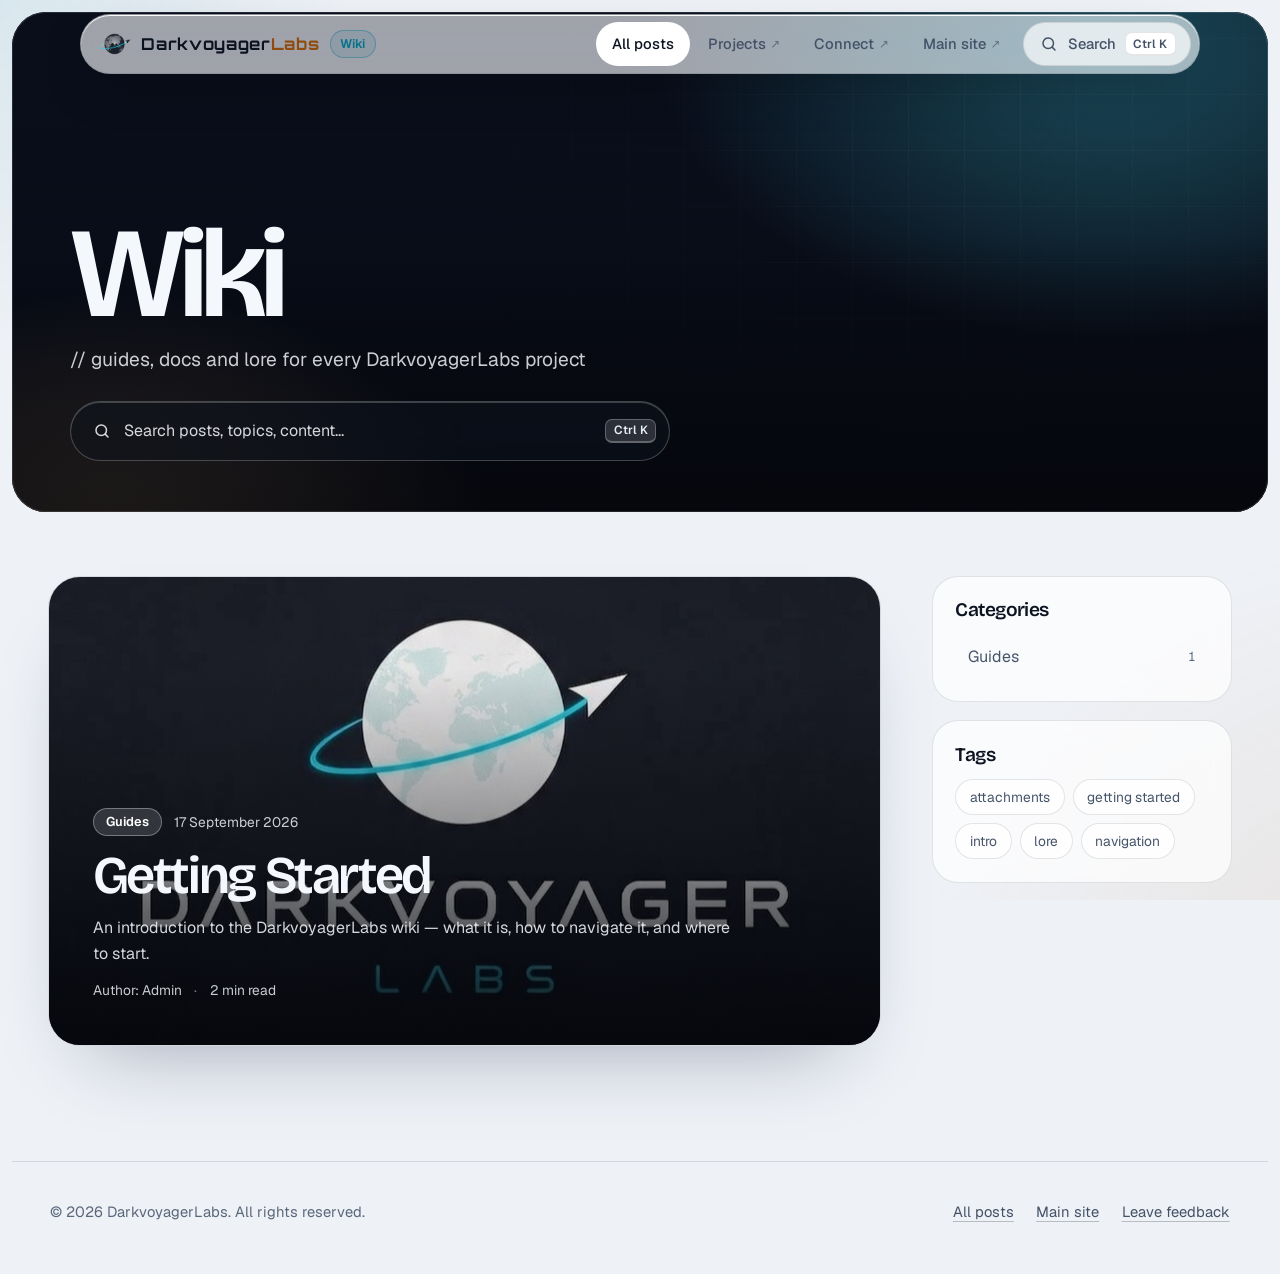
<file: index.html>
<!DOCTYPE html>
<html lang="en">
<head>
<meta charset="UTF-8">
<meta name="viewport" content="width=device-width, initial-scale=1">
<title>Wiki — DarkvoyagerLabs</title>
<meta name="description" content="Guides, docs and lore for every DarkvoyagerLabs project.">
<link rel="canonical" href="https://wiki.darkvoyagerlabs.netlify.app/">
<meta name="color-scheme" content="dark light">
<meta name="theme-color" content="#05070d" media="(prefers-color-scheme: dark)">
<meta name="theme-color" content="#eef1f6" media="(prefers-color-scheme: light)">

<meta property="og:type" content="website">
<meta property="og:site_name" content="DarkvoyagerLabs Wiki">
<meta property="og:title" content="Wiki — DarkvoyagerLabs">
<meta property="og:description" content="Guides, docs and lore for every DarkvoyagerLabs project.">
<meta property="og:image" content="https://wiki.darkvoyagerlabs.netlify.app/assets/img/banner.png">
<meta property="og:url" content="https://wiki.darkvoyagerlabs.netlify.app/">
<meta name="twitter:card" content="summary_large_image">

<link rel="icon" type="image/png" href="/assets/img/logo.png">
<link rel="apple-touch-icon" href="/assets/img/logo.png">
<link rel="manifest" href="/site.webmanifest">
<link rel="preload" href="/assets/fonts/bricolage.woff2" as="font" type="font/woff2" crossorigin>
<link rel="preload" href="/assets/fonts/geist.woff2" as="font" type="font/woff2" crossorigin>
<script>(function(d){d.classList.add('js');setTimeout(function(){if(!window.__wikiOk)d.classList.add('reveal-all')},4000)})(document.documentElement)</script>
<link rel="stylesheet" href="/assets/css/tokens.css">
<link rel="stylesheet" href="/assets/css/base.css">
<link rel="stylesheet" href="/assets/css/layout.css">
<link rel="stylesheet" href="/assets/css/components.css">
<link rel="stylesheet" href="/assets/css/article.css">
</head>
<body data-page="home">

<a class="skip-link" href="#main">Skip to content</a>

<header class="site-header">
  <nav class="site-nav" aria-label="Primary">
    <a class="brand" href="/" aria-label="DarkvoyagerLabs Wiki home">
      <picture><source media="(prefers-color-scheme: light)" srcset="/assets/img/logo_light.png"><img src="/assets/img/logo.png" alt="" width="32" height="32"></picture>
      <span class="brand-name">Darkvoyager<span class="accent">Labs</span></span><span class="brand-tag">Wiki</span>
    </a>
    <div class="nav-end">
      <ul class="nav-list">
        <li><a href="/" aria-current="page">All posts</a></li>
        <li><a class="ext" href="https://darkvoyagerlabs.netlify.app/projects.html">Projects</a></li>
        <li><a class="ext" href="https://darkvoyagerlabs.netlify.app/connect.html">Connect</a></li>
        <li><a class="ext" href="https://darkvoyagerlabs.netlify.app/">Main site</a></li>
      </ul>
      <button type="button" class="search-btn" data-search-open aria-label="Search the wiki" aria-haspopup="dialog" aria-keyshortcuts="Control+K Meta+K">
        <svg width="18" height="18" viewBox="0 0 24 24" fill="none" stroke="currentColor" stroke-width="2" stroke-linecap="round" aria-hidden="true"><circle cx="11" cy="11" r="7"/><path d="m20 20-3.5-3.5"/></svg><span class="search-label">Search</span><kbd data-kbd>Ctrl K</kbd>
      </button>
      <button type="button" class="menu-btn" aria-label="Open menu" aria-expanded="false" aria-controls="mobile-nav">
        <svg width="20" height="20" viewBox="0 0 24 24" fill="none" stroke="currentColor" stroke-width="2" stroke-linecap="round" aria-hidden="true"><path d="M4 7h16M4 12h16M4 17h16"/></svg>
      </button>
    </div>
  </nav>
  <div class="mobile-panel" id="mobile-nav">
    <ul>
      <li><a href="/" aria-current="page">All posts</a></li>
      <li><a href="https://darkvoyagerlabs.netlify.app/projects.html">Projects</a></li>
      <li><a href="https://darkvoyagerlabs.netlify.app/connect.html">Connect</a></li>
      <li><a href="https://darkvoyagerlabs.netlify.app/">Main site</a></li>
    </ul>
  </div>
</header>

<main id="main">

  <section class="stage" aria-labelledby="page-title">
    <div class="stage__bg" aria-hidden="true"></div>
    <div class="stage__inner">
      <h1 id="page-title">Wiki</h1>
      <p class="stage__tagline">// guides, docs and lore for every DarkvoyagerLabs project</p>
      <button type="button" class="search-field" data-search-open aria-haspopup="dialog" aria-keyshortcuts="Control+K Meta+K">
        <svg width="18" height="18" viewBox="0 0 24 24" fill="none" stroke="currentColor" stroke-width="2" stroke-linecap="round" aria-hidden="true"><circle cx="11" cy="11" r="7"/><path d="m20 20-3.5-3.5"/></svg><span>Search posts, topics, content...</span><kbd data-kbd>Ctrl K</kbd>
      </button>
    </div>
  </section>

  <div class="container home">
    <div class="home__main">

      <section id="featured-wrap" aria-labelledby="featured-h">
        <h2 class="visually-hidden" id="featured-h">Featured post</h2>
        <div id="featured">
          <noscript><p><a href="/posts/getting-started/">Getting Started</a></p></noscript>
        </div>
      </section>

      <section id="latest" aria-labelledby="latest-title" hidden>
        <div class="section-head">
          <h2 id="latest-title">Latest posts</h2>
          <div id="filters" class="chip-row" role="group" aria-label="Filter by category"></div>
        </div>
        <ul id="post-grid" class="post-grid"></ul>
      </section>

    </div>

    <aside class="home__aside" aria-label="Browse the wiki">
      <section class="panel" aria-labelledby="cats-h"><h2 id="cats-h">Categories</h2><ul class="cat-list" id="cat-list"></ul></section>
      <section class="panel" aria-labelledby="tags-h"><h2 id="tags-h">Tags</h2><ul class="tag-list" id="tag-list"></ul></section>
    </aside>
  </div>

  <p class="visually-hidden" id="result-status" role="status" aria-live="polite"></p>
</main>

<footer class="site-footer">
  <div class="row">
    <p>&copy; <span id="year">2026</span> DarkvoyagerLabs. All rights reserved.</p>
    <ul class="footer-links">
      <li><a href="/">All posts</a></li>
      <li><a href="https://darkvoyagerlabs.netlify.app/">Main site</a></li>
      <li><a href="https://darkvoyagerlabs.netlify.app/feedback.html">Leave feedback</a></li>
    </ul>
  </div>
</footer>

<script type="module" src="/assets/js/main.js"></script>
</body>
</html>
</file>
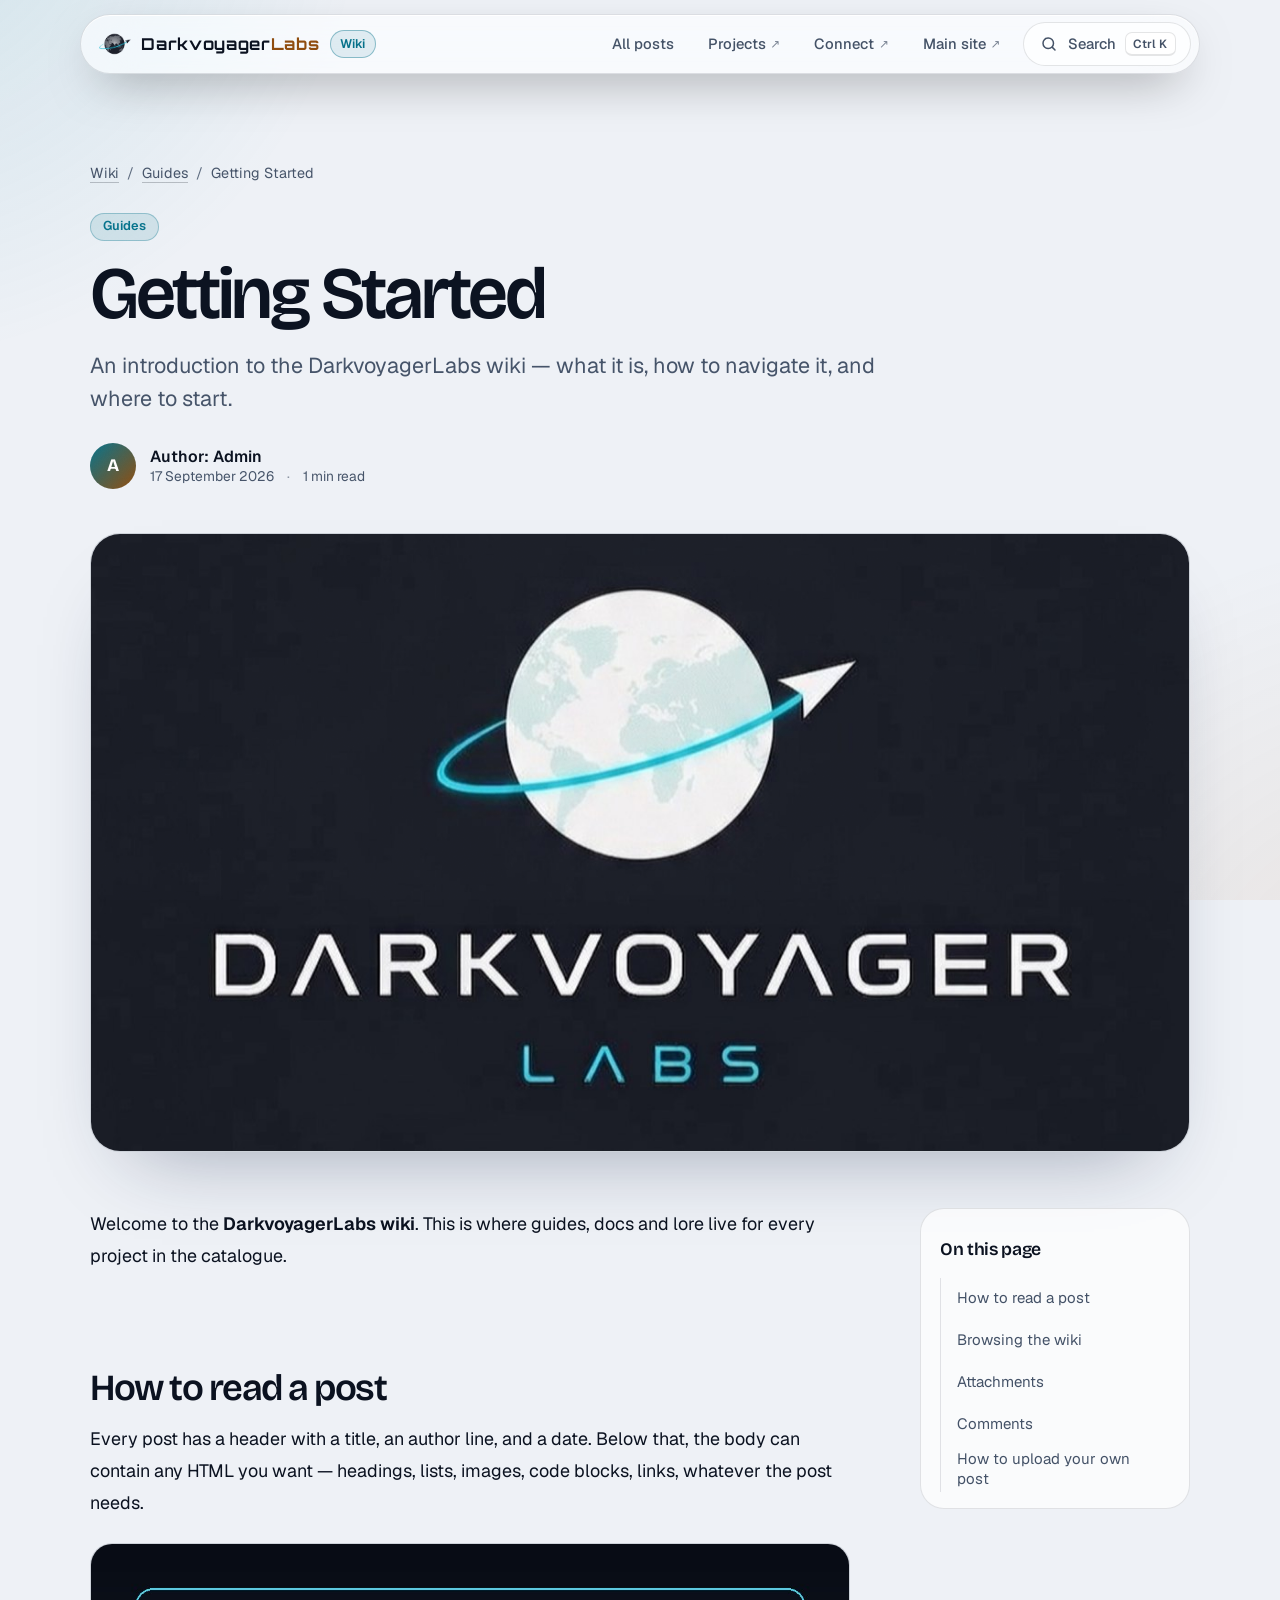
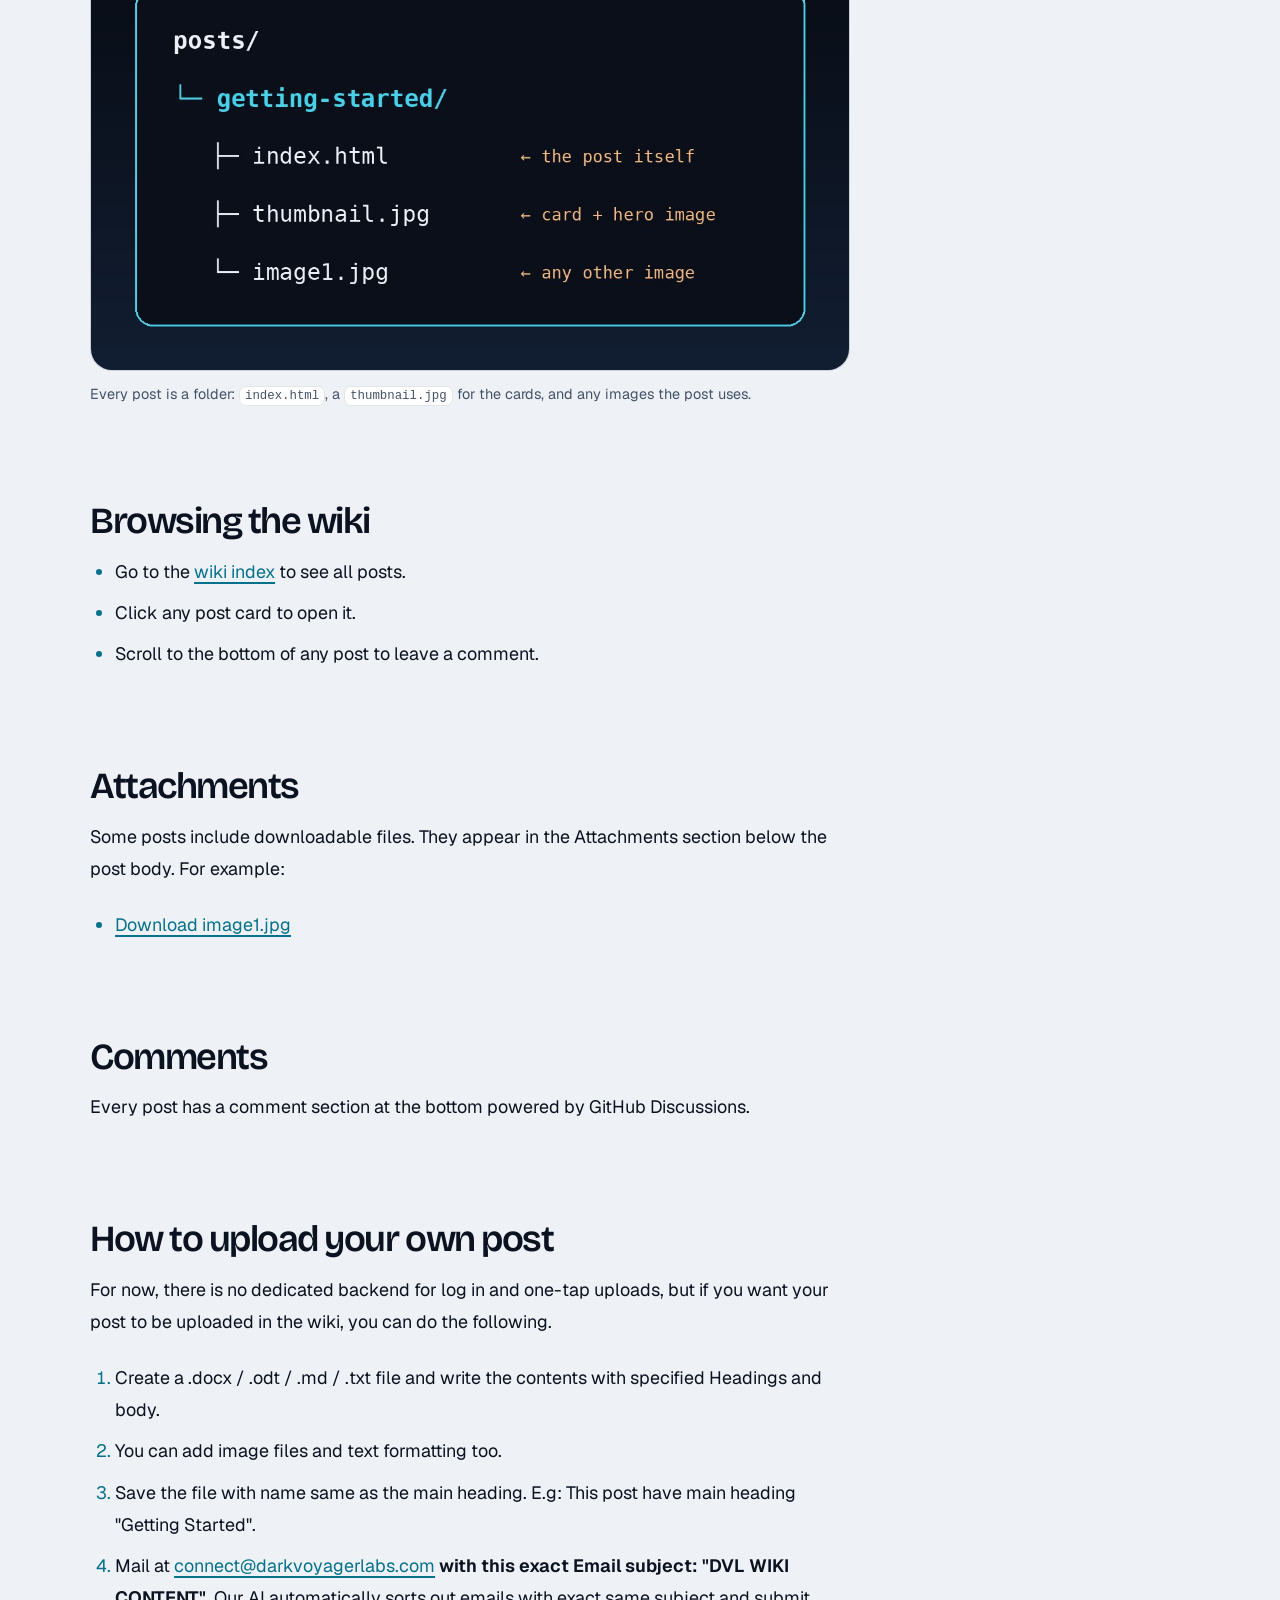
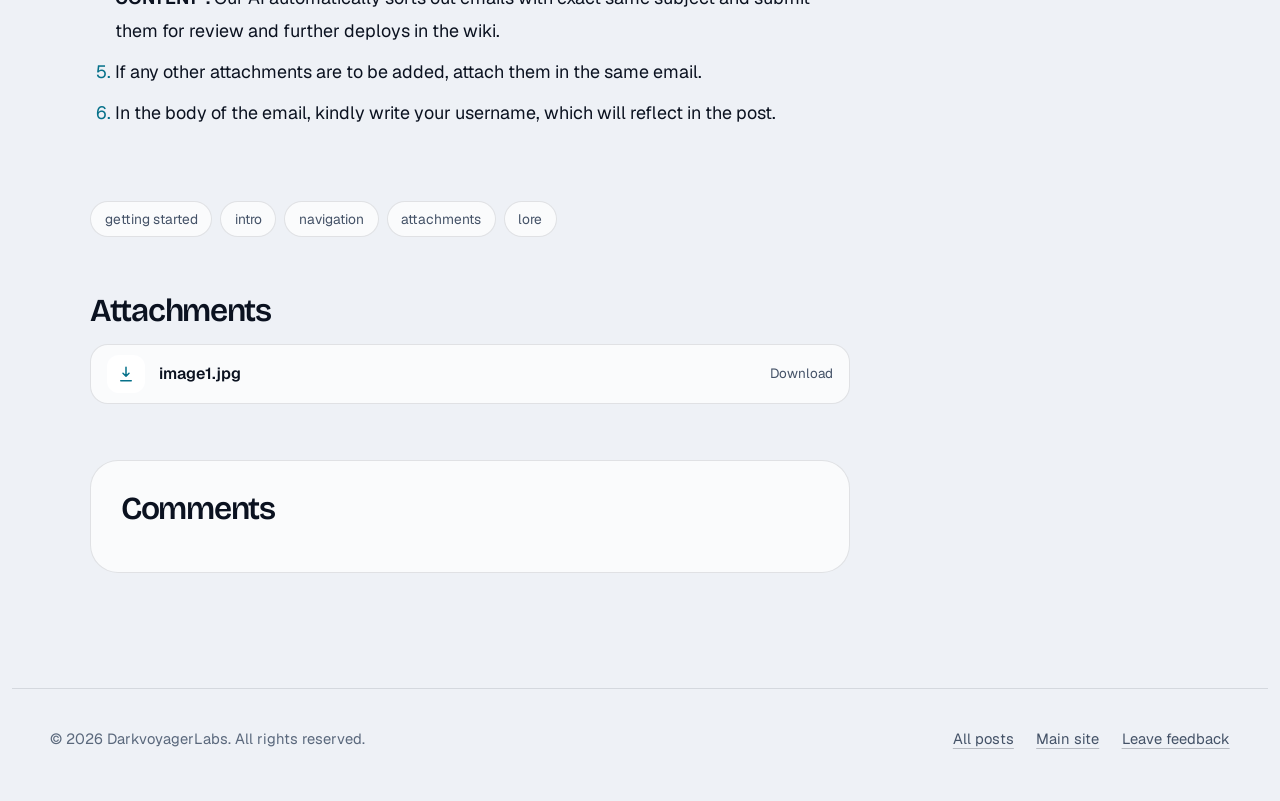
<file: posts/getting-started/index.html>
<!DOCTYPE html>
<html lang="en">
<head>
<meta charset="UTF-8">
<meta name="viewport" content="width=device-width, initial-scale=1">
<title>Getting Started — DarkvoyagerLabs Wiki</title>
<meta name="description" content="An introduction to the DarkvoyagerLabs wiki — what it is, how to navigate it, and where to start.">
<link rel="canonical" href="https://wiki.darkvoyagerlabs.netlify.app/posts/getting-started/">
<meta name="color-scheme" content="dark light">
<meta name="theme-color" content="#05070d" media="(prefers-color-scheme: dark)">
<meta name="theme-color" content="#eef1f6" media="(prefers-color-scheme: light)">

<meta property="og:type" content="article">
<meta property="og:site_name" content="DarkvoyagerLabs Wiki">
<meta property="og:title" content="Getting Started — DarkvoyagerLabs Wiki">
<meta property="og:description" content="An introduction to the DarkvoyagerLabs wiki — what it is, how to navigate it, and where to start.">
<meta property="og:image" content="https://wiki.darkvoyagerlabs.netlify.app/posts/getting-started/thumbnail.jpg">
<meta property="og:url" content="https://wiki.darkvoyagerlabs.netlify.app/posts/getting-started/">
<meta name="twitter:card" content="summary_large_image">

<link rel="icon" type="image/png" href="/assets/img/logo.png">
<link rel="apple-touch-icon" href="/assets/img/logo.png">
<link rel="manifest" href="/site.webmanifest">
<link rel="preload" href="/assets/fonts/bricolage.woff2" as="font" type="font/woff2" crossorigin>
<link rel="preload" href="/assets/fonts/geist.woff2" as="font" type="font/woff2" crossorigin>
<script>(function(d){d.classList.add('js');setTimeout(function(){if(!window.__wikiOk)d.classList.add('reveal-all')},4000)})(document.documentElement)</script>
<link rel="stylesheet" href="/assets/css/tokens.css">
<link rel="stylesheet" href="/assets/css/base.css">
<link rel="stylesheet" href="/assets/css/layout.css">
<link rel="stylesheet" href="/assets/css/components.css">
<link rel="stylesheet" href="/assets/css/article.css">
<script type="application/ld+json">
{
  "@context": "https://schema.org",
  "@type": "Article",
  "headline": "Getting Started",
  "description": "An introduction to the DarkvoyagerLabs wiki \u2014 what it is, how to navigate it, and where to start.",
  "datePublished": "2026-09-17",
  "author": {
    "@type": "Person",
    "name": "Admin"
  },
  "image": "https://wiki.darkvoyagerlabs.netlify.app/posts/getting-started/thumbnail.jpg",
  "mainEntityOfPage": "https://wiki.darkvoyagerlabs.netlify.app/posts/getting-started/",
  "publisher": {
    "@type": "Organization",
    "name": "DarkvoyagerLabs"
  }
}
</script>
</head>
<body data-page="post" data-slug="getting-started">

<a class="skip-link" href="#main">Skip to content</a>

<header class="site-header">
  <nav class="site-nav" aria-label="Primary">
    <a class="brand" href="/" aria-label="DarkvoyagerLabs Wiki home">
      <picture><source media="(prefers-color-scheme: light)" srcset="/assets/img/logo_light.png"><img src="/assets/img/logo.png" alt="" width="32" height="32"></picture>
      <span class="brand-name">Darkvoyager<span class="accent">Labs</span></span><span class="brand-tag">Wiki</span>
    </a>
    <div class="nav-end">
      <ul class="nav-list">
        <li><a href="/">All posts</a></li>
        <li><a class="ext" href="https://darkvoyagerlabs.netlify.app/projects.html">Projects</a></li>
        <li><a class="ext" href="https://darkvoyagerlabs.netlify.app/connect.html">Connect</a></li>
        <li><a class="ext" href="https://darkvoyagerlabs.netlify.app/">Main site</a></li>
      </ul>
      <button type="button" class="search-btn" data-search-open aria-label="Search the wiki" aria-haspopup="dialog" aria-keyshortcuts="Control+K Meta+K">
        <svg width="18" height="18" viewBox="0 0 24 24" fill="none" stroke="currentColor" stroke-width="2" stroke-linecap="round" aria-hidden="true"><circle cx="11" cy="11" r="7"/><path d="m20 20-3.5-3.5"/></svg><span class="search-label">Search</span><kbd data-kbd>Ctrl K</kbd>
      </button>
      <button type="button" class="menu-btn" aria-label="Open menu" aria-expanded="false" aria-controls="mobile-nav">
        <svg width="20" height="20" viewBox="0 0 24 24" fill="none" stroke="currentColor" stroke-width="2" stroke-linecap="round" aria-hidden="true"><path d="M4 7h16M4 12h16M4 17h16"/></svg>
      </button>
    </div>
  </nav>
  <div class="mobile-panel" id="mobile-nav">
    <ul>
      <li><a href="/">All posts</a></li>
      <li><a href="https://darkvoyagerlabs.netlify.app/projects.html">Projects</a></li>
      <li><a href="https://darkvoyagerlabs.netlify.app/connect.html">Connect</a></li>
      <li><a href="https://darkvoyagerlabs.netlify.app/">Main site</a></li>
    </ul>
  </div>
</header>

<div class="progress" aria-hidden="true"><i></i></div>

<main id="main" class="page-top">
  <article>

    <header class="post-head">
      <nav aria-label="Breadcrumb">
        <ol class="crumbs">
          <li><a href="/">Wiki</a></li>
          <li><a href="/?category=Guides">Guides</a></li>
          <li aria-current="page">Getting Started</li>
        </ol>
      </nav>
      <span class="chip">Guides</span>
      <h1>Getting Started</h1>
      <p class="post-deck">An introduction to the DarkvoyagerLabs wiki — what it is, how to navigate it, and where to start.</p>
      <div class="byline">
        <span class="avatar" aria-hidden="true">A</span>
        <div>
          <p class="name">Author: Admin</p>
          <p class="meta"><time datetime="2026-09-17">17 September 2026</time><span class="dot" data-readtime>2 min read</span></p>
        </div>
      </div>
    </header>

    <figure class="post-hero">
      <img src="thumbnail.jpg" width="1200" height="675" alt="Getting Started banner" fetchpriority="high">
    </figure>

    <div class="post-layout">

      <aside class="post-layout__aside" aria-label="Article navigation">
        <details class="toc" open>
          <summary>On this page</summary>
          <nav aria-label="On this page"><ol id="toc"></ol></nav>
        </details>
      </aside>

      <div class="post-layout__main">

        <div class="prose" id="post-body">
          <p>Welcome to the <strong>DarkvoyagerLabs wiki</strong>. This is where guides, docs and lore live for every project in the catalogue.</p>

          <h2>How to read a post</h2>
          <p>Every post has a header with a title, an author line, and a date. Below that, the body can contain any HTML you want — headings, lists, images, code blocks, links, whatever the post needs.</p>
          <figure>
            <img src="image1.jpg" width="1200" height="675" loading="lazy" alt="A folder tree: posts, then getting-started, containing index.html, thumbnail.jpg and image1.jpg.">
            <figcaption>Every post is a folder: <code>index.html</code>, a <code>thumbnail.jpg</code> for the cards, and any images the post uses.</figcaption>
          </figure>

          <h2>Browsing the wiki</h2>
          <ul>
            <li>Go to the <a href="/">wiki index</a> to see all posts.</li>
            <li>Click any post card to open it.</li>
            <li>Scroll to the bottom of any post to leave a comment.</li>
          </ul>

          <h2>Attachments</h2>
          <p>Some posts include downloadable files. They appear in the Attachments section below the post body. For example:</p>
          <ul>
            <li><a href="image1.jpg" download>Download image1.jpg</a></li>
          </ul>

          <h2>Comments</h2>
          <p>Every post has a comment section at the bottom powered by GitHub Discussions.</p>

          <h2>How to upload your own post</h2>
          <p>For now, there is no dedicated backend for log in and one-tap uploads, but if you want your post to be uploaded in the wiki, you can do the following.</p>
          <ol>
            <li>Create a .docx / .odt / .md / .txt file and write the contents with specified Headings and body.</li>
            <li>You can add image files and text formatting too.</li>
            <li>Save the file with name same as the main heading. E.g: This post have main heading "Getting Started".</li>
            <li>Mail at <a href="mailto:connect@darkvoyagerlabs.com" target="_blank">connect@darkvoyagerlabs.com</a> <strong>with this exact Email subject: "DVL WIKI CONTENT".</strong> Our AI automatically sorts out emails with exact same subject and submit them for review and further deploys in the wiki.</li>
            <li>If any other attachments are to be added, attach them in the same email.</li>
            <li>In the body of the email, kindly write your username, which will reflect in the post.</li>
          </ol>
        </div>

        <div class="after">
          <ul class="tag-list" aria-label="Tags"><li><a class="tag" href="/?tag=getting%20started">getting started</a></li><li><a class="tag" href="/?tag=intro">intro</a></li><li><a class="tag" href="/?tag=navigation">navigation</a></li><li><a class="tag" href="/?tag=attachments">attachments</a></li><li><a class="tag" href="/?tag=lore">lore</a></li></ul>

          <section class="attachments" aria-labelledby="attachments-h">
            <h2 id="attachments-h">Attachments</h2>
            <ul><li><a href="image1.jpg" download><span class="file-icon" aria-hidden="true"><svg width="18" height="18" viewBox="0 0 24 24" fill="none" stroke="currentColor" stroke-width="2" stroke-linecap="round" stroke-linejoin="round"><path d="M12 3v12m0 0-4-4m4 4 4-4M5 21h14"/></svg></span><span class="file-name">image1.jpg</span><span class="file-note">Download</span></a></li></ul>
          </section>

          <nav id="post-nav" class="post-nav" aria-label="More posts"></nav>

          <section class="comments" id="comments" aria-labelledby="comments-h">
            <h2 id="comments-h">Comments</h2>
            <div id="giscus-container"></div>
            <noscript><p class="note">Comments are powered by GitHub Discussions and need JavaScript.</p></noscript>
          </section>
        </div>

      </div>
    </div>
  </article>

  <section id="related" class="container related after" aria-labelledby="related-h" style="margin-top:clamp(44px,6vw,72px)">
    <h2 id="related-h">Keep reading</h2>
    <ul id="related-grid" class="post-grid"></ul>
  </section>
</main>

<footer class="site-footer">
  <div class="row">
    <p>&copy; <span id="year">2026</span> DarkvoyagerLabs. All rights reserved.</p>
    <ul class="footer-links">
      <li><a href="/">All posts</a></li>
      <li><a href="https://darkvoyagerlabs.netlify.app/">Main site</a></li>
      <li><a href="https://darkvoyagerlabs.netlify.app/feedback.html">Leave feedback</a></li>
    </ul>
  </div>
</footer>

<script type="module" src="/assets/js/main.js"></script>
</body>
</html>
</file>
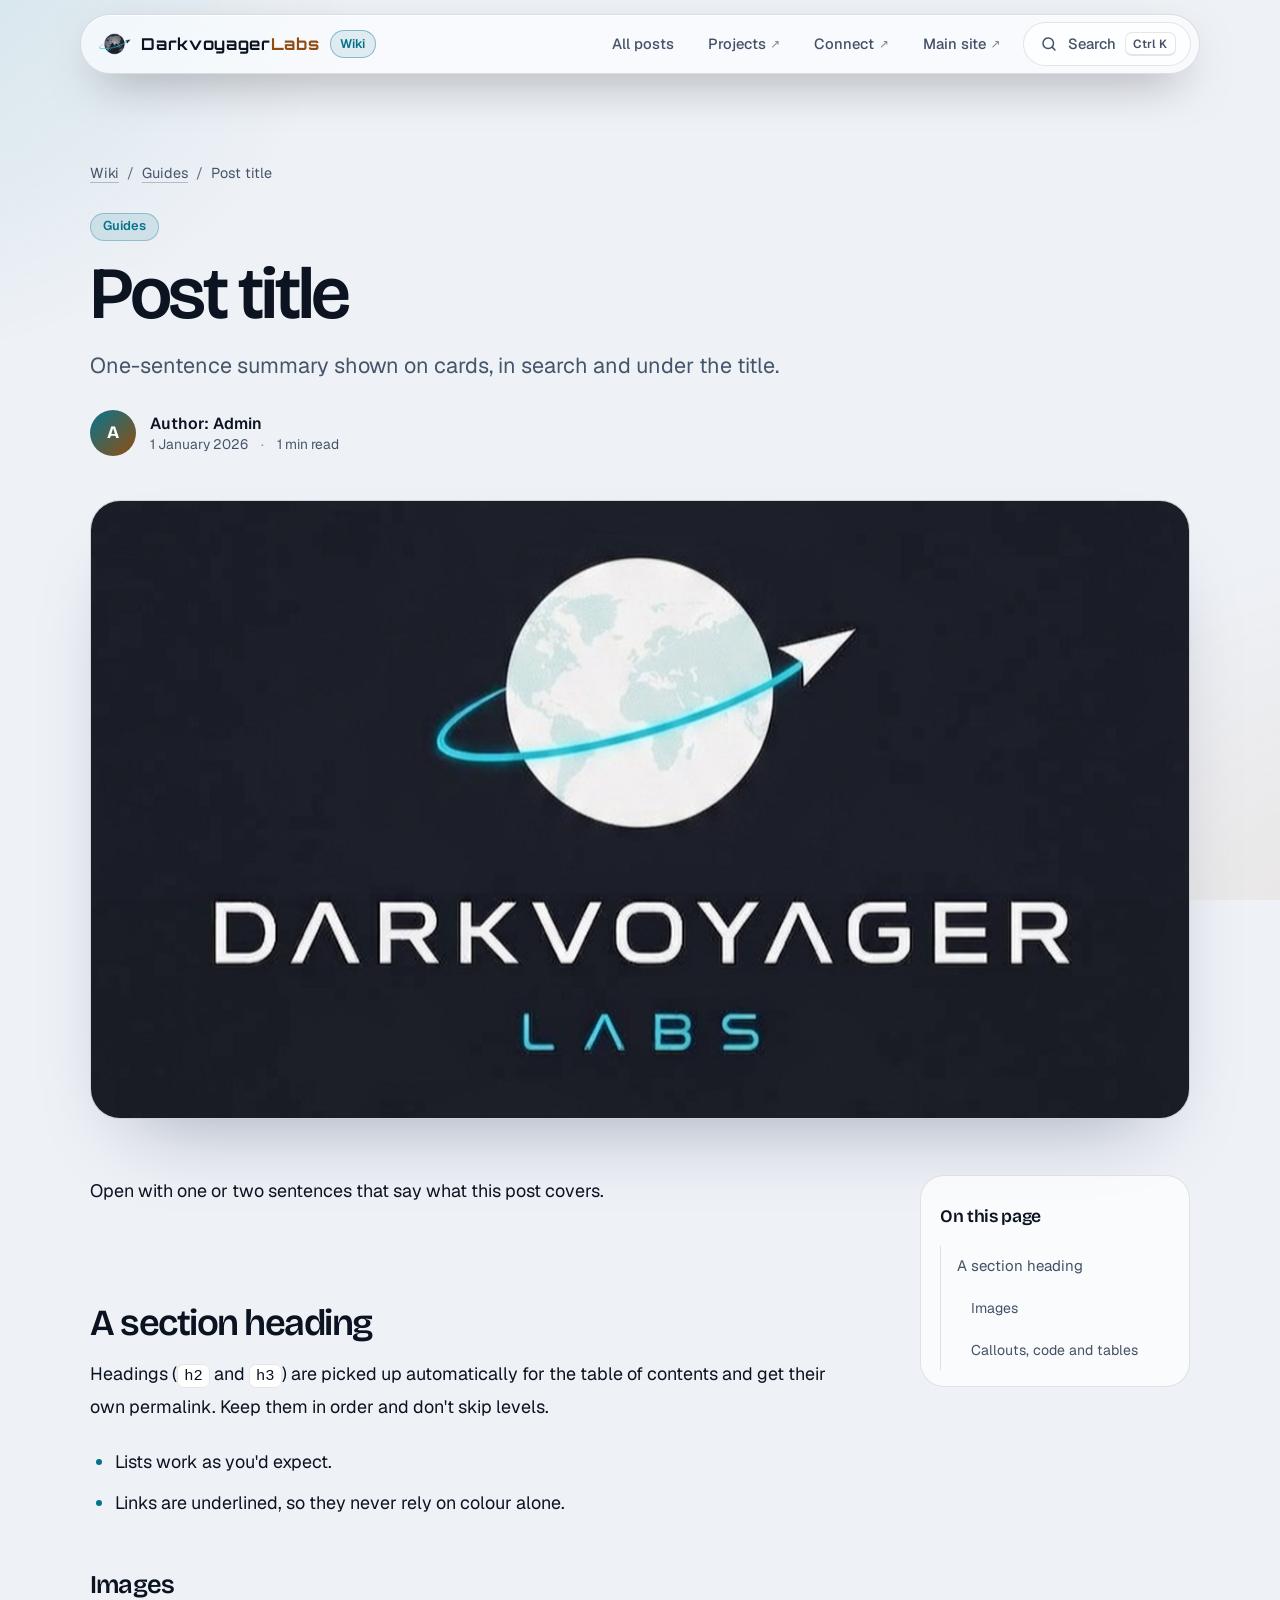
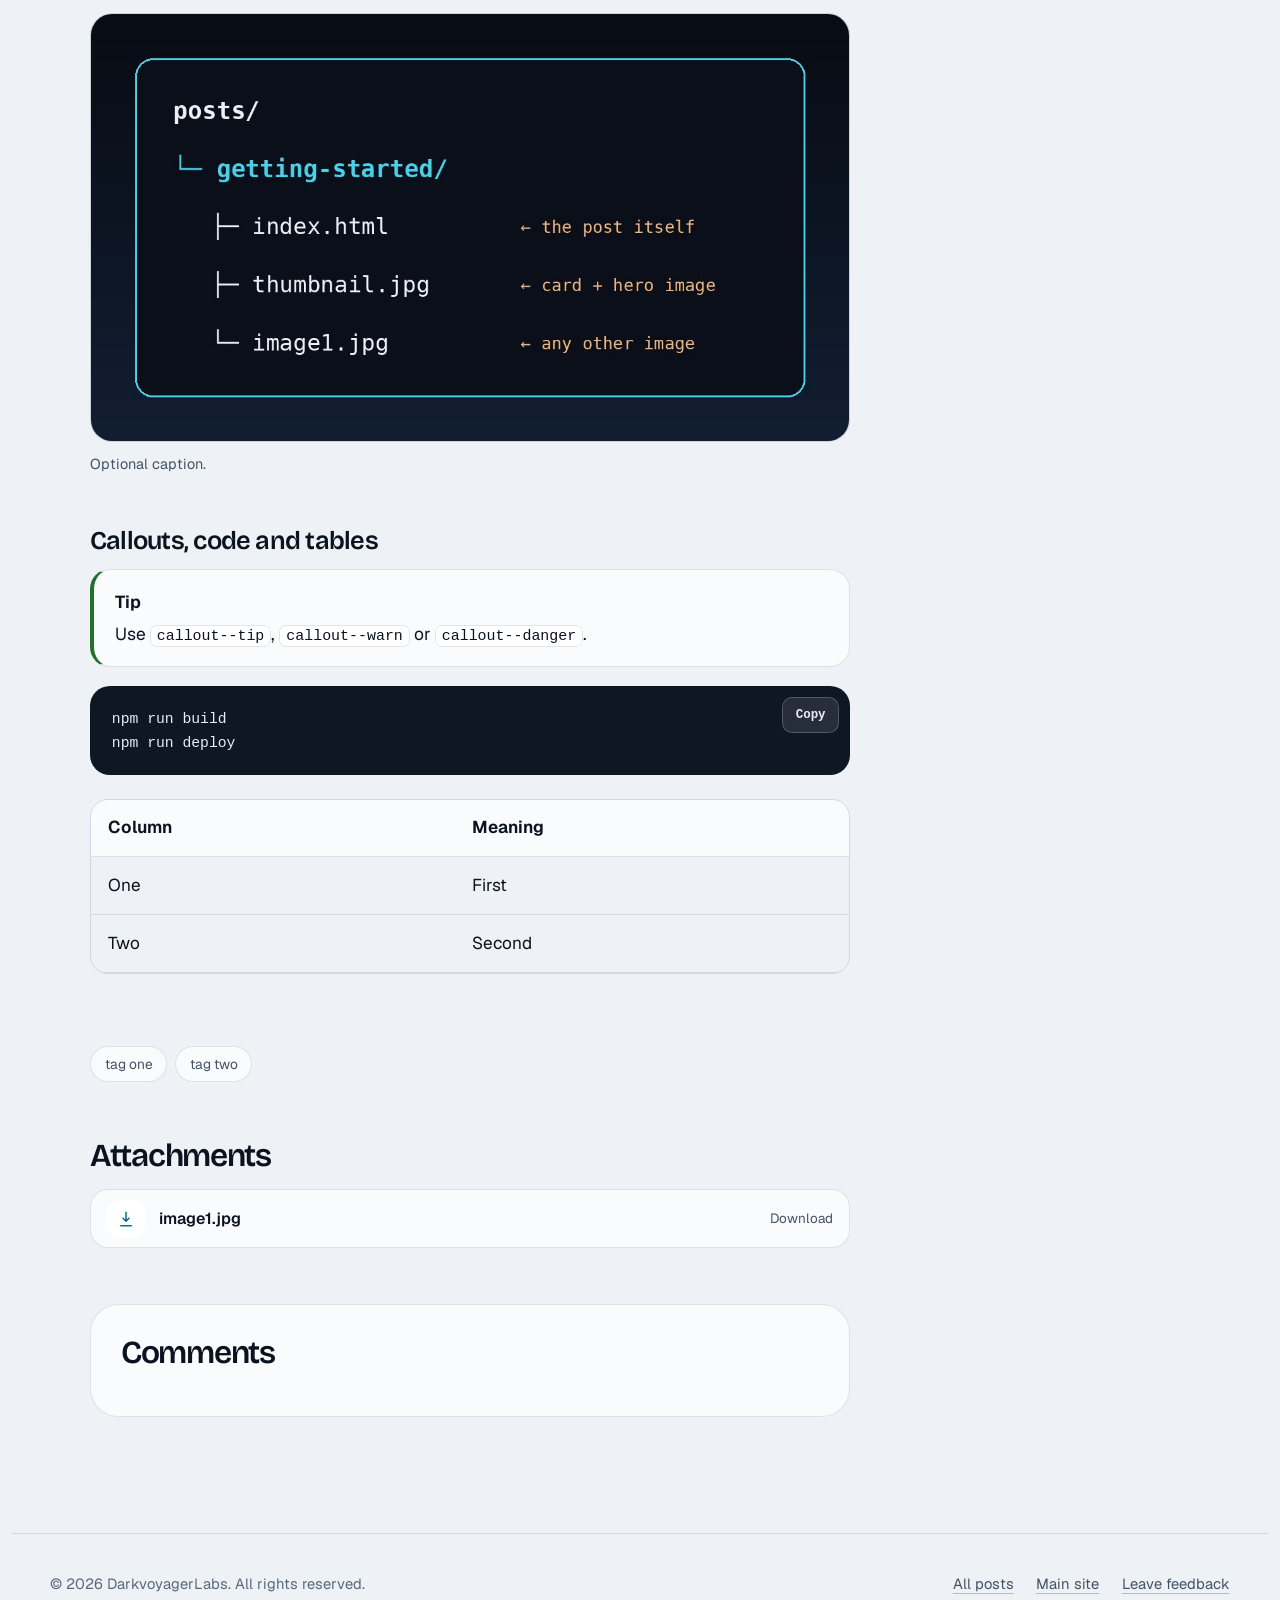
<file: templates/post/index.html>
<!DOCTYPE html>
<html lang="en">
<head>
<meta charset="UTF-8">
<meta name="viewport" content="width=device-width, initial-scale=1">
<title>Post title — DarkvoyagerLabs Wiki</title>
<meta name="description" content="One-sentence summary shown on cards, in search and under the title.">
<link rel="canonical" href="https://wiki.darkvoyagerlabs.netlify.app/posts/your-post-slug/">
<meta name="color-scheme" content="dark light">
<meta name="theme-color" content="#05070d" media="(prefers-color-scheme: dark)">
<meta name="theme-color" content="#eef1f6" media="(prefers-color-scheme: light)">

<meta property="og:type" content="article">
<meta property="og:site_name" content="DarkvoyagerLabs Wiki">
<meta property="og:title" content="Post title — DarkvoyagerLabs Wiki">
<meta property="og:description" content="One-sentence summary shown on cards, in search and under the title.">
<meta property="og:image" content="https://wiki.darkvoyagerlabs.netlify.app/posts/your-post-slug/thumbnail.jpg">
<meta property="og:url" content="https://wiki.darkvoyagerlabs.netlify.app/posts/your-post-slug/">
<meta name="twitter:card" content="summary_large_image">

<link rel="icon" type="image/png" href="/assets/img/logo.png">
<link rel="apple-touch-icon" href="/assets/img/logo.png">
<link rel="manifest" href="/site.webmanifest">
<link rel="preload" href="/assets/fonts/bricolage.woff2" as="font" type="font/woff2" crossorigin>
<link rel="preload" href="/assets/fonts/geist.woff2" as="font" type="font/woff2" crossorigin>
<script>(function(d){d.classList.add('js');setTimeout(function(){if(!window.__wikiOk)d.classList.add('reveal-all')},4000)})(document.documentElement)</script>
<link rel="stylesheet" href="/assets/css/tokens.css">
<link rel="stylesheet" href="/assets/css/base.css">
<link rel="stylesheet" href="/assets/css/layout.css">
<link rel="stylesheet" href="/assets/css/components.css">
<link rel="stylesheet" href="/assets/css/article.css">
<script type="application/ld+json">
{
  "@context": "https://schema.org",
  "@type": "Article",
  "headline": "Post title",
  "description": "One-sentence summary shown on cards, in search and under the title.",
  "datePublished": "2026-01-01",
  "author": {
    "@type": "Person",
    "name": "Admin"
  },
  "image": "https://wiki.darkvoyagerlabs.netlify.app/posts/your-post-slug/thumbnail.jpg",
  "mainEntityOfPage": "https://wiki.darkvoyagerlabs.netlify.app/posts/your-post-slug/",
  "publisher": {
    "@type": "Organization",
    "name": "DarkvoyagerLabs"
  }
}
</script>
</head>
<body data-page="post" data-slug="your-post-slug">

<a class="skip-link" href="#main">Skip to content</a>

<header class="site-header">
  <nav class="site-nav" aria-label="Primary">
    <a class="brand" href="/" aria-label="DarkvoyagerLabs Wiki home">
      <picture><source media="(prefers-color-scheme: light)" srcset="/assets/img/logo_light.png"><img src="/assets/img/logo.png" alt="" width="32" height="32"></picture>
      <span class="brand-name">Darkvoyager<span class="accent">Labs</span></span><span class="brand-tag">Wiki</span>
    </a>
    <div class="nav-end">
      <ul class="nav-list">
        <li><a href="/">All posts</a></li>
        <li><a class="ext" href="https://darkvoyagerlabs.netlify.app/projects.html">Projects</a></li>
        <li><a class="ext" href="https://darkvoyagerlabs.netlify.app/connect.html">Connect</a></li>
        <li><a class="ext" href="https://darkvoyagerlabs.netlify.app/">Main site</a></li>
      </ul>
      <button type="button" class="search-btn" data-search-open aria-label="Search the wiki" aria-haspopup="dialog" aria-keyshortcuts="Control+K Meta+K">
        <svg width="18" height="18" viewBox="0 0 24 24" fill="none" stroke="currentColor" stroke-width="2" stroke-linecap="round" aria-hidden="true"><circle cx="11" cy="11" r="7"/><path d="m20 20-3.5-3.5"/></svg><span class="search-label">Search</span><kbd data-kbd>Ctrl K</kbd>
      </button>
      <button type="button" class="menu-btn" aria-label="Open menu" aria-expanded="false" aria-controls="mobile-nav">
        <svg width="20" height="20" viewBox="0 0 24 24" fill="none" stroke="currentColor" stroke-width="2" stroke-linecap="round" aria-hidden="true"><path d="M4 7h16M4 12h16M4 17h16"/></svg>
      </button>
    </div>
  </nav>
  <div class="mobile-panel" id="mobile-nav">
    <ul>
      <li><a href="/">All posts</a></li>
      <li><a href="https://darkvoyagerlabs.netlify.app/projects.html">Projects</a></li>
      <li><a href="https://darkvoyagerlabs.netlify.app/connect.html">Connect</a></li>
      <li><a href="https://darkvoyagerlabs.netlify.app/">Main site</a></li>
    </ul>
  </div>
</header>

<div class="progress" aria-hidden="true"><i></i></div>

<main id="main" class="page-top">
  <article>

    <header class="post-head">
      <nav aria-label="Breadcrumb">
        <ol class="crumbs">
          <li><a href="/">Wiki</a></li>
          <li><a href="/?category=Guides">Guides</a></li>
          <li aria-current="page">Post title</li>
        </ol>
      </nav>
      <span class="chip">Guides</span>
      <h1>Post title</h1>
      <p class="post-deck">One-sentence summary shown on cards, in search and under the title.</p>
      <div class="byline">
        <span class="avatar" aria-hidden="true">A</span>
        <div>
          <p class="name">Author: Admin</p>
          <p class="meta"><time datetime="2026-01-01">1 January 2026</time><span class="dot" data-readtime>2 min read</span></p>
        </div>
      </div>
    </header>

    <figure class="post-hero">
      <img src="thumbnail.jpg" width="1200" height="675" alt="Describe the thumbnail" fetchpriority="high">
    </figure>

    <div class="post-layout">

      <aside class="post-layout__aside" aria-label="Article navigation">
        <details class="toc" open>
          <summary>On this page</summary>
          <nav aria-label="On this page"><ol id="toc"></ol></nav>
        </details>
      </aside>

      <div class="post-layout__main">

        <div class="prose" id="post-body">
          <p>Open with one or two sentences that say what this post covers.</p>

          <h2>A section heading</h2>
          <p>Headings (<code>h2</code> and <code>h3</code>) are picked up automatically for the table of contents and get their own permalink. Keep them in order and don't skip levels.</p>
          <ul>
            <li>Lists work as you'd expect.</li>
            <li>Links are underlined, so they never rely on colour alone.</li>
          </ul>

          <h3>Images</h3>
          <figure>
            <img src="image1.jpg" width="1200" height="675" loading="lazy" alt="Describe what the image shows — leave alt=&quot;&quot; only for purely decorative images.">
            <figcaption>Optional caption.</figcaption>
          </figure>

          <h3>Callouts, code and tables</h3>
          <aside class="callout callout--tip"><span class="callout-title">Tip</span>Use <code>callout--tip</code>, <code>callout--warn</code> or <code>callout--danger</code>.</aside>
<pre><code>npm run build
npm run deploy</code></pre>
          <table>
            <thead><tr><th scope="col">Column</th><th scope="col">Meaning</th></tr></thead>
            <tbody><tr><td>One</td><td>First</td></tr><tr><td>Two</td><td>Second</td></tr></tbody>
          </table>
        </div>

        <div class="after">
          <ul class="tag-list" aria-label="Tags"><li><a class="tag" href="/?tag=tag%20one">tag one</a></li><li><a class="tag" href="/?tag=tag%20two">tag two</a></li></ul>

          <section class="attachments" aria-labelledby="attachments-h">
            <h2 id="attachments-h">Attachments</h2>
            <ul><li><a href="image1.jpg" download><span class="file-icon" aria-hidden="true"><svg width="18" height="18" viewBox="0 0 24 24" fill="none" stroke="currentColor" stroke-width="2" stroke-linecap="round" stroke-linejoin="round"><path d="M12 3v12m0 0-4-4m4 4 4-4M5 21h14"/></svg></span><span class="file-name">image1.jpg</span><span class="file-note">Download</span></a></li></ul>
          </section>

          <nav id="post-nav" class="post-nav" aria-label="More posts"></nav>

          <section class="comments" id="comments" aria-labelledby="comments-h">
            <h2 id="comments-h">Comments</h2>
            <div id="giscus-container"></div>
            <noscript><p class="note">Comments are powered by GitHub Discussions and need JavaScript.</p></noscript>
          </section>
        </div>

      </div>
    </div>
  </article>

  <section id="related" class="container related after" aria-labelledby="related-h" style="margin-top:clamp(44px,6vw,72px)">
    <h2 id="related-h">Keep reading</h2>
    <ul id="related-grid" class="post-grid"></ul>
  </section>
</main>

<footer class="site-footer">
  <div class="row">
    <p>&copy; <span id="year">2026</span> DarkvoyagerLabs. All rights reserved.</p>
    <ul class="footer-links">
      <li><a href="/">All posts</a></li>
      <li><a href="https://darkvoyagerlabs.netlify.app/">Main site</a></li>
      <li><a href="https://darkvoyagerlabs.netlify.app/feedback.html">Leave feedback</a></li>
    </ul>
  </div>
</footer>

<script type="module" src="/assets/js/main.js"></script>
</body>
</html>
</file>
<file: assets/css/tokens.css>
/* =========================================================
   tokens.css — fonts, colour, type and motion tokens.
   Dark by default, light when the system asks for it.
   Every text colour below is checked at >= 4.5:1 (WCAG AA)
   against the surfaces it is used on.
   ========================================================= */

@font-face{font-family:"Bricolage";src:url("/assets/fonts/bricolage.woff2") format("woff2");font-weight:200 800;font-display:swap}
@font-face{font-family:"Geist";src:url("/assets/fonts/geist.woff2") format("woff2");font-weight:100 900;font-display:swap}
@font-face{font-family:"Orbitron";src:url("/assets/fonts/orbitron.woff2") format("woff2");font-weight:400 900;font-display:swap}
@property --ang{syntax:"<angle>";inherits:false;initial-value:0deg}

:root{
  color-scheme:dark light;

  /* surfaces */
  --bg:#05070d; --bg-2:#0a0f19;
  --card:rgba(255,255,255,.04); --card-hi:rgba(255,255,255,.09);
  --line:rgba(255,255,255,.1); --line-2:rgba(255,255,255,.2);
  --code-bg:#0a0f19; --code-fg:#e6edf6;

  /* text */
  --text:#edf1f7; --dim:#a3aebd; --faint:#7f8b9d;

  /* brand */
  --accent:#43d4ec; --accent-ink:#03222a;
  --amber:#f0b77f; --green:#9be37c; --red:#ff7d93;

  /* glass */
  --glass:rgba(14,19,29,.55); --glass-strong:rgba(10,14,22,.82);
  --glass-line:rgba(255,255,255,.14); --glass-hi:rgba(255,255,255,.18);
  --shadow:0 40px 90px -40px rgba(0,0,0,.9);
  --btn-bg:#edf1f7; --btn-fg:#05070d;
  --spot:rgba(120,220,255,.1); --rim:rgba(120,220,255,.55);
  --orb-a:rgba(67,212,236,.16); --orb-b:rgba(240,183,127,.09);

  /* type */
  --f-display:"Bricolage","Segoe UI",system-ui,sans-serif;
  --f-body:"Geist","Segoe UI",system-ui,-apple-system,sans-serif;
  --f-brand:"Orbitron","Bricolage",system-ui,sans-serif;
  --f-code:ui-monospace,SFMono-Regular,"Cascadia Code",Menlo,Consolas,monospace;

  /* layout + motion */
  --pad:clamp(18px,4vw,48px);
  --nav-top:14px; --nav-h:60px;
  --ease:cubic-bezier(.16,1,.3,1);
  --ease-io:cubic-bezier(.65,0,.35,1);
}

@media (prefers-color-scheme:light){
  :root{
    --bg:#eef1f6; --bg-2:#e5e9f0;
    --card:rgba(255,255,255,.7); --card-hi:#ffffff;
    --line:rgba(11,18,32,.11); --line-2:rgba(11,18,32,.24);
    --code-bg:#0f1624; --code-fg:#e6edf6;
    --text:#0b1220; --dim:#445267; --faint:#5a687c;
    --accent:#06718a; --accent-ink:#ffffff;
    --amber:#8f4c0e; --green:#23702d; --red:#b3203f;
    --glass:rgba(255,255,255,.62); --glass-strong:rgba(255,255,255,.9);
    --glass-line:rgba(11,18,32,.12); --glass-hi:rgba(255,255,255,.95);
    --shadow:0 40px 80px -44px rgba(20,36,70,.4);
    --btn-bg:#0b1220; --btn-fg:#ffffff;
    --spot:rgba(6,113,138,.09); --rim:rgba(6,113,138,.5);
    --orb-a:rgba(8,137,166,.15); --orb-b:rgba(178,100,26,.1);
  }
}

/* People who ask for more contrast get it. */
@media (prefers-contrast:more){
  :root{--line:rgba(128,140,160,.65); --line-2:rgba(128,140,160,.95); --dim:var(--text); --faint:var(--text)}
}
</file>
<file: assets/css/base.css>
/* =========================================================
   base.css — reset, element defaults, accessibility helpers
   ========================================================= */

*,*::before,*::after{box-sizing:border-box}
html{-webkit-text-size-adjust:100%; scroll-behavior:smooth; scroll-padding-top:calc(var(--nav-top) + var(--nav-h) + 28px)}
body{
  margin:0; min-height:100vh; display:flex; flex-direction:column;
  font-family:var(--f-body); font-size:1rem; line-height:1.6;
  color:var(--text); background:var(--bg); overflow-x:clip; -webkit-font-smoothing:antialiased;
}
main{flex:1; display:block}
img,svg,picture{display:block; max-width:100%}
h1,h2,h3,h4{font-family:var(--f-display); font-weight:600; letter-spacing:-.03em; line-height:1.1; margin:0}
p{margin:0}
ul,ol{margin:0; padding:0}
a{color:inherit; text-decoration:none}
button,input{font:inherit; color:inherit}
button{cursor:pointer}
::selection{background:var(--accent); color:var(--accent-ink)}

/* Ambient glow + film grain (purely decorative, never interactive) */
body::before{
  content:""; position:fixed; inset:0; z-index:-1; pointer-events:none;
  background:
    radial-gradient(60vmax 60vmax at -10% -15%,var(--orb-a),transparent 65%),
    radial-gradient(60vmax 60vmax at 110% 115%,var(--orb-b),transparent 65%);
}
body::after{
  content:""; position:fixed; inset:0; z-index:90; pointer-events:none; opacity:.45; mix-blend-mode:overlay;
  background:url("data:image/svg+xml;utf8,<svg xmlns='http://www.w3.org/2000/svg' width='180' height='180'><filter id='n'><feTurbulence type='fractalNoise' baseFrequency='.85' numOctaves='2' stitchTiles='stitch'/><feColorMatrix values='0 0 0 0 .5 0 0 0 0 .5 0 0 0 0 .5 0 0 0 .22 0'/></filter><rect width='100%' height='100%' filter='url(%23n)'/></svg>");
}

/* ---------- accessibility helpers ---------- */
.visually-hidden{position:absolute!important; width:1px; height:1px; overflow:hidden; clip:rect(0 0 0 0); clip-path:inset(50%); white-space:nowrap; border:0; padding:0; margin:-1px}
.skip-link{
  position:fixed; top:12px; left:12px; z-index:1000; padding:.8rem 1.2rem; border-radius:12px;
  background:var(--btn-bg); color:var(--btn-fg); font-weight:600; transform:translateY(-200%); transition:transform .3s var(--ease);
}
.skip-link:focus{transform:none}
:focus-visible{outline:3px solid var(--accent); outline-offset:3px; border-radius:6px}
:focus:not(:focus-visible){outline:none}

.container{width:min(100% - 2*var(--pad),1240px); margin-inline:auto}
.container--narrow{width:min(100% - 2*var(--pad),860px); margin-inline:auto}

/* ---------- motion ---------- */
@view-transition{navigation:auto}
::view-transition-old(root){animation:vt-out .3s ease both}
::view-transition-new(root){animation:vt-in .6s var(--ease) both}
@keyframes vt-out{to{opacity:0}}
@keyframes vt-in{from{opacity:0}}

/* Content is only hidden for reveal when JS is running (and a fail-safe un-hides it). */
.js [data-reveal]{opacity:0; transform:translateY(28px); transition:opacity .9s var(--ease) calc(var(--i,0)*70ms), transform 1.1s var(--ease) calc(var(--i,0)*70ms)}
.js [data-reveal].is-in,.reveal-all [data-reveal]{opacity:1; transform:none}

@media (prefers-reduced-motion:reduce){
  html{scroll-behavior:auto}
  *,*::before,*::after{animation-duration:.001ms!important; animation-iteration-count:1!important; transition-duration:.001ms!important; animation-delay:0s!important}
  .js [data-reveal]{opacity:1; transform:none}
}
@media (forced-colors:active){
  .skip-link,.chip,.chip-btn,.card,.panel{border:1px solid CanvasText}
  body::before,body::after{display:none}
}
</file>
<file: assets/css/layout.css>
/* =========================================================
   layout.css — header, footer, page shells
   ========================================================= */

/* ---------- header: floating glass pill ---------- */
.site-header{position:fixed; top:var(--nav-top); left:0; right:0; z-index:100; pointer-events:none}
.site-nav{
  pointer-events:auto; position:relative; display:flex; align-items:center; justify-content:space-between; gap:1rem;
  width:min(calc(100% - 28px),1120px); height:var(--nav-h); margin-inline:auto; padding:0 8px 0 18px; border-radius:999px;
  background:var(--glass); backdrop-filter:blur(26px) saturate(1.9); -webkit-backdrop-filter:blur(26px) saturate(1.9);
  border:1px solid var(--glass-line); box-shadow:inset 0 1px 0 var(--glass-hi),0 18px 50px -20px rgba(0,0,0,.55);
  transition:width .6s var(--ease),height .5s var(--ease),background .4s; view-transition-name:site-nav;
}
.site-header.is-scrolled .site-nav{width:min(calc(100% - 28px),980px); height:54px; background:var(--glass-strong)}
.brand{display:flex; align-items:center; gap:.65rem; min-width:0; border-radius:999px}
.brand img{width:32px; height:32px; object-fit:contain; transition:transform .8s var(--ease)}
.brand:hover img{transform:rotate(-14deg) scale(1.08)}
.brand-name{font-family:var(--f-brand); font-weight:700; font-size:1.02rem; letter-spacing:.04em; white-space:nowrap}
.brand-name .accent{color:var(--amber)}
.brand-tag{
  font-size:.78rem; font-weight:600; padding:.2rem .6rem; border-radius:999px; color:var(--accent);
  border:1px solid color-mix(in srgb,var(--accent) 40%,transparent); background:color-mix(in srgb,var(--accent) 10%,transparent);
}
.nav-end{display:flex; align-items:center; gap:.4rem}
.nav-list{display:flex; align-items:center; list-style:none; gap:2px}
.nav-list a{display:flex; align-items:center; min-height:44px; padding:0 1rem; border-radius:999px; font-size:.92rem; font-weight:500; color:var(--dim); transition:color .25s,background .3s}
.nav-list a:hover,.nav-list a[aria-current="page"]{color:var(--text); background:var(--card-hi)}
.nav-list .ext::after{content:"↗"; margin-left:.3rem; font-size:.8em; opacity:.7}

.search-btn{
  display:none; align-items:center; gap:.6rem; min-height:44px; padding:0 .9rem 0 1rem; border-radius:999px;
  background:var(--card); border:1px solid var(--line); color:var(--dim); font-size:.92rem; font-weight:500;
  transition:background .3s,color .3s,border-color .3s,scale .5s var(--ease);
}
.js .search-btn{display:inline-flex}
.search-btn:hover{background:var(--card-hi); color:var(--text); border-color:var(--line-2)}
.search-btn svg{flex:none}
kbd{
  font-family:var(--f-body); font-size:.74rem; font-weight:600; line-height:1; padding:.28rem .45rem; border-radius:7px;
  color:var(--dim); background:var(--card-hi); border:1px solid var(--line); border-bottom-width:2px;
}
.menu-btn{
  display:none; width:44px; height:44px; align-items:center; justify-content:center; border-radius:50%;
  background:var(--card); border:1px solid var(--line); color:var(--text);
}
.menu-btn svg{transition:rotate .5s var(--ease)}
.menu-btn[aria-expanded="true"] svg{rotate:90deg}
.mobile-panel{
  pointer-events:auto; position:relative; width:min(calc(100% - 28px),1120px); margin:10px auto 0; padding:8px; border-radius:28px;
  background:var(--glass-strong); backdrop-filter:blur(30px) saturate(1.8); -webkit-backdrop-filter:blur(30px) saturate(1.8);
  border:1px solid var(--glass-line); box-shadow:inset 0 1px 0 var(--glass-hi),var(--shadow);
  opacity:0; visibility:hidden; transform:translateY(-12px) scale(.98); transform-origin:top;
  transition:opacity .3s,transform .5s var(--ease),visibility .3s;
}
.mobile-panel.is-open{opacity:1; visibility:visible; transform:none}
.mobile-panel ul{list-style:none; display:grid}
.mobile-panel a{display:flex; align-items:center; min-height:52px; padding:0 18px; border-radius:18px; font-family:var(--f-display); font-size:1.2rem; font-weight:550; color:var(--dim)}
.mobile-panel a:hover,.mobile-panel a[aria-current="page"]{color:var(--text); background:var(--card-hi)}
@media (max-width:900px){
  .nav-list{display:none}
  html:not(.js) .nav-list{display:flex; flex-wrap:wrap}
  .js .menu-btn{display:inline-flex}
  .search-btn kbd,.search-btn .search-label{display:none}
  .search-btn{width:44px; padding:0; justify-content:center}
  .brand-name{font-size:.9rem}
}
@media (max-width:420px){ .brand-tag{display:none} }

/* ---------- footer ---------- */
.site-footer{margin:clamp(60px,9vw,120px) 12px 12px; padding:28px clamp(18px,3vw,40px); border-top:1px solid var(--line); color:var(--faint); font-size:.92rem}
.site-footer .row{display:flex; align-items:center; justify-content:space-between; gap:1rem; flex-wrap:wrap}
.footer-links{display:flex; gap:.3rem 1.4rem; flex-wrap:wrap; list-style:none}
.footer-links a{display:inline-flex; min-height:44px; align-items:center; color:var(--dim); text-decoration:underline; text-decoration-color:var(--line-2); text-underline-offset:4px}
.footer-links a:hover{color:var(--accent); text-decoration-color:currentColor}

/* ---------- reading progress ---------- */
.progress{position:fixed; inset:0 0 auto 0; height:3px; z-index:120; pointer-events:none}
.progress i{display:block; height:100%; transform:scaleX(0); transform-origin:left; background:linear-gradient(90deg,var(--accent),var(--amber))}

/* ---------- home ---------- */
.stage{
  position:relative; margin:12px 12px 0; border-radius:34px; overflow:hidden; isolation:isolate; background:#04060b; color:#f4f7fb;
  min-height:clamp(380px,46vw,500px); display:flex; align-items:flex-end;
}
.stage__bg{
  position:absolute; inset:-6% 0; z-index:-2;
  background:
    radial-gradient(60% 90% at 88% 8%,rgba(67,212,236,.38),transparent 62%),
    radial-gradient(50% 80% at 8% 105%,rgba(240,183,127,.26),transparent 62%),
    linear-gradient(#0a1020,#05070d);
}
.stage__bg::before{
  content:""; position:absolute; inset:0; opacity:.55;
  background:linear-gradient(rgba(255,255,255,.07) 1px,transparent 1px) 0 0/56px 56px,linear-gradient(90deg,rgba(255,255,255,.07) 1px,transparent 1px) 0 0/56px 56px;
  -webkit-mask-image:radial-gradient(70% 90% at 80% 20%,#000,transparent 75%); mask-image:radial-gradient(70% 90% at 80% 20%,#000,transparent 75%);
}
.stage::after{content:""; position:absolute; inset:0; z-index:-1; border-radius:inherit; box-shadow:inset 0 0 0 1px rgba(255,255,255,.12); background:linear-gradient(180deg,rgba(3,5,10,.25),rgba(3,5,10,0) 45%,rgba(3,5,10,.55))}
.stage__inner{width:100%; padding:clamp(110px,14vw,150px) clamp(22px,4.5vw,64px) clamp(28px,4vw,52px)}
.stage h1{font-size:clamp(3.4rem,10vw,8rem); letter-spacing:-.045em; line-height:.9; margin-bottom:.8rem}
.stage__tagline{font-size:clamp(1rem,1.6vw,1.2rem); color:rgba(244,247,251,.82); max-width:52ch}
@supports (animation-timeline:scroll()){
  .stage__bg{animation:bg-drift linear both; animation-timeline:scroll(root block); animation-range:0 700px}
  @keyframes bg-drift{to{transform:translateY(10%) scale(1.08)}}
}
.stage .search-field{margin-top:1.6rem}

.home{display:grid; grid-template-columns:minmax(0,1fr) 300px; gap:clamp(28px,4vw,56px); padding-top:clamp(36px,5vw,64px); align-items:start}
.home__main{display:grid; gap:clamp(36px,5vw,60px); min-width:0}
.home__aside{display:grid; gap:18px; position:sticky; top:calc(var(--nav-top) + var(--nav-h) + 20px)}
@media (max-width:1000px){ .home{grid-template-columns:1fr} .home__aside{position:static; grid-template-columns:repeat(auto-fit,minmax(260px,1fr))} }
.section-head{display:flex; align-items:flex-end; justify-content:space-between; gap:1rem 2rem; flex-wrap:wrap; margin-bottom:22px; padding-bottom:14px; border-bottom:1px solid var(--line)}
.section-head h2{font-size:clamp(1.7rem,3.4vw,2.4rem); letter-spacing:-.04em}

/* ---------- article shell ---------- */
.page-top{padding-top:calc(var(--nav-top) + var(--nav-h))}
.post-head,.post-layout{width:min(100% - 2*var(--pad),1100px); margin-inline:auto}
.post-head{padding-block:clamp(40px,7vw,84px) 0}
.post-head .post-deck{max-width:60ch}
.post-layout{display:grid; grid-template-columns:minmax(0,1fr) 270px; gap:clamp(32px,5vw,64px); align-items:start; padding-block:clamp(32px,5vw,56px) 0}
.post-layout__main{min-width:0; max-width:760px; grid-column:1; grid-row:1}
.post-layout__aside{position:sticky; top:calc(var(--nav-top) + var(--nav-h) + 20px); grid-column:2; grid-row:1}
@media (max-width:1000px){ .post-layout{grid-template-columns:1fr} .post-layout__main,.post-layout__aside{grid-column:1; grid-row:auto} .post-layout__aside{position:static} }

/* ---------- 404 ---------- */
.error-shell{text-align:center; padding-block:clamp(70px,12vw,140px) 20px; max-width:680px; margin-inline:auto}
.error-eyebrow{color:var(--red); font-weight:500; margin-bottom:.4rem}
.error-code{font-family:var(--f-display); font-weight:800; font-size:clamp(7rem,28vw,17rem); line-height:.85; letter-spacing:-.07em; margin:0 0 1.2rem; background:linear-gradient(180deg,var(--text) 20%,transparent 105%); -webkit-background-clip:text; background-clip:text; color:transparent}
.error-shell h1{font-size:clamp(1.6rem,3.8vw,2.3rem); letter-spacing:-.04em; margin-bottom:.8rem}
.error-shell p{color:var(--dim); max-width:46ch; margin:0 auto 2rem}
.error-actions{display:flex; gap:.8rem; justify-content:center; flex-wrap:wrap}
</file>
<file: assets/css/components.css>
/* =========================================================
   components.css — buttons, chips, cards, panels, search
   ========================================================= */

/* ---------- buttons ---------- */
.btn{
  display:inline-flex; align-items:center; justify-content:center; gap:.55rem; min-height:46px; padding:0 1.5rem; border-radius:999px;
  font-weight:600; font-size:.95rem; line-height:1; border:1px solid transparent; background:var(--btn-bg); color:var(--btn-fg);
  transition:scale .5s var(--ease),background .3s,color .3s,border-color .3s;
}
.btn:hover{scale:1.04; background:var(--accent); color:var(--accent-ink)}
.btn--ghost{background:transparent; color:var(--text); border-color:var(--line-2)}
.btn--ghost:hover{background:var(--btn-bg); color:var(--btn-fg)}

/* ---------- chips ---------- */
.chip{
  display:inline-flex; align-items:center; font-size:.8rem; font-weight:600; line-height:1; padding:.4rem .75rem; border-radius:999px;
  color:var(--accent); background:color-mix(in srgb,var(--accent) 12%,transparent); border:1px solid color-mix(in srgb,var(--accent) 32%,transparent);
}
a.chip:hover{background:color-mix(in srgb,var(--accent) 22%,transparent)}
.chip-btn{
  display:inline-flex; align-items:center; gap:.4rem; min-height:44px; padding:0 1.1rem; border-radius:999px; font-size:.92rem; font-weight:500;
  color:var(--dim); background:var(--card); border:1px solid var(--line); transition:color .25s,background .3s,border-color .3s,scale .4s var(--ease);
}
.chip-btn:hover{color:var(--text); border-color:var(--line-2)}
.chip-btn[aria-pressed="true"]{background:var(--btn-bg); color:var(--btn-fg); border-color:transparent}
.chip-row{display:flex; flex-wrap:wrap; gap:.5rem}
.tag-list{display:flex; flex-wrap:wrap; gap:.5rem; list-style:none}
.tag{display:inline-flex; align-items:center; min-height:36px; padding:0 .85rem; border-radius:999px; font-size:.86rem; color:var(--dim); background:var(--card); border:1px solid var(--line); transition:color .25s,border-color .25s}
a.tag:hover{color:var(--text); border-color:var(--line-2)}

/* ---------- meta line ---------- */
.meta{display:flex; flex-wrap:wrap; align-items:center; gap:.35rem .8rem; font-size:.86rem; color:var(--dim)}
.meta .dot::before{content:"·"; margin-right:.8rem; opacity:.6}

/* ---------- surfaces that follow the cursor ---------- */
.card,.panel,.feature{position:relative; --mx:50%; --my:0%}
.card::before,.panel::before{
  content:""; position:absolute; inset:0; border-radius:inherit; pointer-events:none; z-index:3;
  background:radial-gradient(460px circle at var(--mx) var(--my),var(--spot),transparent 60%); opacity:0; transition:opacity .5s;
}
.card:hover::before,.panel:hover::before{opacity:1}

/* ---------- post card ---------- */
.post-grid{display:grid; grid-template-columns:repeat(auto-fill,minmax(270px,1fr)); gap:22px; list-style:none}
.card{
  display:flex; flex-direction:column; height:100%; border-radius:26px; overflow:hidden; isolation:isolate;
  background:var(--card); border:1px solid var(--line); transition:translate .7s var(--ease),border-color .4s,box-shadow .6s var(--ease);
}
.card:hover,.card:focus-within{translate:0 -6px; border-color:var(--line-2); box-shadow:var(--shadow)}
.card__media{aspect-ratio:16/10; overflow:hidden; background:var(--bg-2)}
.card__media img{width:100%; height:100%; object-fit:cover; scale:1.04; transition:scale 1.3s var(--ease)}
.card:hover .card__media img{scale:1.12}
.card__body{display:flex; flex-direction:column; gap:.65rem; flex:1; padding:1.2rem 1.3rem 1.35rem}
.card__body h3{font-size:1.4rem; letter-spacing:-.035em; line-height:1.15}
.card__desc{color:var(--dim); font-size:.96rem; line-height:1.55; display:-webkit-box; -webkit-line-clamp:3; -webkit-box-orient:vertical; overflow:hidden; flex:1}
.card__foot{padding-top:.8rem; border-top:1px solid var(--line)}
/* one real link per card: the title; its ::after stretches over the whole card */
.stretched::after{content:""; position:absolute; inset:0; z-index:2; border-radius:inherit}
.stretched:focus-visible{outline:none}
.card:has(.stretched:focus-visible),.feature:has(.stretched:focus-visible){outline:3px solid var(--accent); outline-offset:4px}

/* ---------- featured card ---------- */
.feature{
  display:flex; align-items:flex-end; min-height:clamp(340px,40vw,470px); border-radius:32px; overflow:hidden; isolation:isolate; color:#f4f7fb;
  border:1px solid var(--line); box-shadow:var(--shadow);
}
.feature__img{position:absolute; inset:0; width:100%; height:100%; object-fit:cover; z-index:-2; transition:scale 1.6s var(--ease)}
.feature:hover .feature__img{scale:1.05}
.feature::after{content:""; position:absolute; inset:0; z-index:-1; background:linear-gradient(180deg,rgba(3,5,10,.05) 20%,rgba(3,5,10,.9))}
.feature__body{display:grid; gap:.8rem; padding:clamp(22px,3.4vw,44px); max-width:760px}
.feature h2,.feature h3{font-size:clamp(1.9rem,4.4vw,3.3rem); letter-spacing:-.045em; line-height:1.02}
.feature p{color:rgba(244,247,251,.86); max-width:58ch}
.feature .meta{color:rgba(244,247,251,.82)}
.feature .chip{color:#fff; background:rgba(255,255,255,.14); border-color:rgba(255,255,255,.32); backdrop-filter:blur(10px)}

/* ---------- side panels ---------- */
.panel{padding:1.4rem; border-radius:26px; background:var(--card); border:1px solid var(--line); backdrop-filter:blur(14px); -webkit-backdrop-filter:blur(14px)}
.panel h2{font-size:1.2rem; letter-spacing:-.03em; margin-bottom:.9rem}
.cat-list{list-style:none; display:grid; gap:2px}
.cat-list a{display:flex; align-items:center; justify-content:space-between; min-height:44px; padding:0 .8rem; border-radius:14px; color:var(--dim); transition:background .25s,color .25s}
.cat-list a:hover,.cat-list a[aria-current="true"]{background:var(--card-hi); color:var(--text)}
.cat-list .count{font-size:.82rem; font-variant-numeric:tabular-nums; color:var(--faint)}

/* ---------- breadcrumbs ---------- */
.crumbs{display:flex; flex-wrap:wrap; align-items:center; gap:.2rem .5rem; list-style:none; font-size:.9rem; color:var(--dim); margin-bottom:1.4rem}
.crumbs li+li::before{content:"/"; margin-right:.5rem; color:var(--faint)}
.crumbs a{display:inline-flex; align-items:center; min-height:32px; text-decoration:underline; text-decoration-color:var(--line-2); text-underline-offset:4px}
.crumbs a:hover{color:var(--text); text-decoration-color:currentColor}

/* ---------- empty / status ---------- */
.empty{padding:2.4rem 1rem; text-align:center; color:var(--dim); border:1px dashed var(--line-2); border-radius:22px}

/* ---------- search field (hero) + dialog ---------- */
.search-field{
  display:flex; align-items:center; gap:.8rem; width:min(100%,600px); min-height:60px; padding:0 .8rem 0 1.4rem; border-radius:999px; text-align:left;
  background:rgba(14,19,29,.55); border:1px solid rgba(255,255,255,.22); color:rgba(244,247,251,.86);
  backdrop-filter:blur(22px) saturate(1.6); -webkit-backdrop-filter:blur(22px) saturate(1.6); box-shadow:inset 0 1px 0 rgba(255,255,255,.2);
  transition:border-color .3s,box-shadow .5s;
}
.search-field:hover{border-color:rgba(255,255,255,.5); box-shadow:0 0 50px -12px var(--accent)}
.search-field span{flex:1}
.search-field kbd{color:#e6edf6; background:rgba(255,255,255,.14); border-color:rgba(255,255,255,.25)}
.js .search-field{display:flex}
.search-field{display:none}

.search-dialog{
  width:min(640px,calc(100% - 28px)); max-height:min(640px,calc(100dvh - 80px)); margin:max(14px,8vh) auto auto; padding:0; border:0; border-radius:28px;
  background:var(--glass-strong); color:var(--text); backdrop-filter:blur(34px) saturate(1.8); -webkit-backdrop-filter:blur(34px) saturate(1.8);
  box-shadow:inset 0 0 0 1px var(--glass-line),0 50px 120px -30px rgba(0,0,0,.8); overflow:hidden;
}
.search-dialog[open]{display:flex; flex-direction:column; animation:dlg-in .5s var(--ease)}
.search-dialog::backdrop{background:rgba(2,4,8,.6); backdrop-filter:blur(6px); animation:fade-in .3s ease}
@keyframes dlg-in{from{opacity:0; transform:translateY(-16px) scale(.97)}}
@keyframes fade-in{from{opacity:0}}
.search-top{display:flex; align-items:center; gap:.8rem; padding:0 .9rem 0 1.4rem; border-bottom:1px solid var(--line); color:var(--dim)}
.search-top input{flex:1; min-width:0; min-height:64px; background:none; border:0; outline:none; font-size:1.1rem; color:var(--text)}
.search-top input::placeholder{color:var(--faint)}
.search-top input::-webkit-search-cancel-button{display:none}
.search-top:focus-within{box-shadow:inset 0 -2px 0 var(--accent)}
.search-close{min-height:36px; padding:0 .7rem; border-radius:10px; background:var(--card-hi); border:1px solid var(--line); color:var(--dim); font-size:.78rem; font-weight:600}
.search-close:hover{color:var(--text)}
.search-results{list-style:none; overflow-y:auto; padding:8px; display:grid; gap:2px; align-content:start}
.search-results li{display:block}
.search-results a{display:flex; align-items:center; gap:1rem; padding:.7rem .8rem; border-radius:18px; color:inherit}
.search-results a:hover,.search-results [aria-selected="true"] a{background:var(--card-hi)}
.search-results [aria-selected="true"] a{box-shadow:inset 0 0 0 2px var(--accent)}
.search-results img{width:64px; height:44px; border-radius:10px; object-fit:cover; flex:none; background:var(--bg-2)}
.search-results h3{font-size:1rem; letter-spacing:-.02em}
.search-results p{font-size:.88rem; color:var(--dim); display:-webkit-box; -webkit-line-clamp:1; -webkit-box-orient:vertical; overflow:hidden}
.search-results mark{background:color-mix(in srgb,var(--accent) 28%,transparent); color:inherit; border-radius:4px; padding:0 .12em}
.search-note{padding:1.4rem 1rem; text-align:center; color:var(--dim); font-size:.95rem}
.search-foot{display:flex; gap:1.2rem; flex-wrap:wrap; padding:.7rem 1.2rem; border-top:1px solid var(--line); font-size:.8rem; color:var(--faint)}
</file>
<file: assets/css/article.css>
/* =========================================================
   article.css — post header, prose, table of contents, extras
   ========================================================= */

.post-head h1{font-size:clamp(2.5rem,6.4vw,4.6rem); letter-spacing:-.045em; line-height:1.02; margin:1rem 0 1.1rem; text-wrap:balance}
.post-deck{font-size:clamp(1.1rem,2vw,1.35rem); color:var(--dim); line-height:1.5; max-width:62ch}
.byline{display:flex; align-items:center; gap:.9rem; margin-top:1.8rem}
.avatar{width:46px; height:46px; border-radius:50%; display:grid; place-items:center; flex:none; font-family:var(--f-display); font-weight:700; font-size:1.1rem; color:var(--accent-ink); background:linear-gradient(135deg,var(--accent),var(--amber))}
.byline p{line-height:1.35}
.byline .name{font-weight:600}
.post-hero{margin:clamp(28px,4vw,44px) auto 0; width:min(100% - 2*var(--pad),1100px)}
.post-hero img{width:100%; height:auto; aspect-ratio:16/9; object-fit:cover; border-radius:30px; border:1px solid var(--line); box-shadow:var(--shadow); background:var(--bg-2)}
@supports (animation-timeline:view()){
  .post-hero img{animation:hero-settle linear both; animation-timeline:view(); animation-range:exit 0% exit 100%}
  @keyframes hero-settle{to{scale:.94; border-radius:44px; opacity:.6}}
}

/* ---------- table of contents ---------- */
.toc{padding:1.2rem 1.2rem 1rem; border-radius:24px; background:var(--card); border:1px solid var(--line)}
.toc summary{display:flex; align-items:center; justify-content:space-between; min-height:44px; cursor:pointer; list-style:none; font-family:var(--f-display); font-size:1.1rem; font-weight:600; letter-spacing:-.02em}
.toc summary::-webkit-details-marker{display:none}
.toc summary::after{content:"+"; font-size:1.4rem; color:var(--dim); transition:rotate .4s var(--ease)}
.toc[open] summary::after{rotate:45deg}
@media (min-width:1001px){ .toc summary{pointer-events:none} .toc summary::after{display:none} }
.toc ol{list-style:none; display:grid; gap:2px; margin-top:.4rem; border-left:1px solid var(--line)}
.toc a{display:flex; align-items:center; min-height:40px; padding:.2rem .9rem; margin-left:-1px; border-left:2px solid transparent; color:var(--dim); font-size:.94rem; line-height:1.3; transition:color .25s,border-color .25s}
.toc a:hover{color:var(--text)}
.toc a[aria-current="location"]{color:var(--text); border-left-color:var(--accent); font-weight:600}
.toc .toc-sub a{padding-left:1.8rem; font-size:.88rem}
.toc-meta{margin-top:1rem; padding-top:1rem; border-top:1px solid var(--line); display:grid; gap:.3rem; font-size:.88rem; color:var(--dim)}

/* ---------- prose ---------- */
.prose{font-size:clamp(1.05rem,1.4vw,1.15rem); line-height:1.8; color:var(--text)}
.prose>*+*{margin-top:1.3em}
.prose h2{font-size:clamp(1.7rem,3.2vw,2.3rem); letter-spacing:-.04em; margin-top:2.4em; padding-top:.2em}
.prose h3{font-size:clamp(1.3rem,2.2vw,1.6rem); letter-spacing:-.03em; margin-top:2em}
.prose h2+*,.prose h3+*{margin-top:.8em}
.prose a{color:var(--accent); text-decoration:underline; text-decoration-thickness:1.5px; text-underline-offset:4px; transition:text-decoration-color .25s,background .25s}
.prose a:hover{background:color-mix(in srgb,var(--accent) 14%,transparent); border-radius:4px}
.prose a[href^="http"]:not([href*="darkvoyagerlabs"])::after{content:"↗"; font-size:.8em; margin-left:.2em; text-decoration:none; display:inline-block}
.prose strong{font-weight:650}
.prose ul,.prose ol{padding-left:1.4em}
.prose li+li{margin-top:.5em}
.prose li::marker{color:var(--accent)}
.prose blockquote{margin-inline:0; padding:.4em 0 .4em 1.4em; border-left:3px solid var(--accent); color:var(--dim); font-family:var(--f-display); font-size:1.2em; letter-spacing:-.015em; line-height:1.5}
.prose hr{border:0; height:1px; background:var(--line-2); margin-block:2.4em}
.prose code{font-family:var(--f-code); font-size:.86em; padding:.15em .4em; border-radius:7px; background:var(--card-hi); border:1px solid var(--line)}
.prose pre{position:relative; margin-inline:0; padding:1.2rem 1.3rem; overflow-x:auto; border-radius:20px; background:var(--code-bg); color:var(--code-fg); border:1px solid var(--line); line-height:1.65; font-size:.92rem}
.prose pre code{padding:0; border:0; background:none; font-size:inherit; color:inherit}
.prose pre:focus-visible{outline-offset:2px}
.copy-btn{position:absolute; top:.6rem; right:.6rem; min-height:36px; padding:0 .8rem; border-radius:10px; font-size:.78rem; font-weight:600; background:rgba(255,255,255,.1); color:#e6edf6; border:1px solid rgba(255,255,255,.2)}
.copy-btn:hover{background:rgba(255,255,255,.2)}
.prose table{width:100%; border-collapse:collapse; font-size:.96em}
.prose th,.prose td{padding:.75em 1em; text-align:left; border-bottom:1px solid var(--line)}
.prose th{font-weight:650; color:var(--text); background:var(--card)}
.table-wrap{overflow-x:auto; border:1px solid var(--line); border-radius:18px}
.prose figure{margin-inline:0}
.prose figure img{width:100%; height:auto; border-radius:22px; border:1px solid var(--line); background:var(--bg-2)}
.prose figcaption{margin-top:.8rem; font-size:.9rem; color:var(--dim); line-height:1.5}
.prose :target,.prose h2:target,.prose h3:target{animation:target-flash 2s var(--ease)}
@keyframes target-flash{from{background:color-mix(in srgb,var(--accent) 22%,transparent)}}
.anchor{margin-left:.4em; font-size:.7em; font-weight:500; color:var(--faint)!important; text-decoration:none!important; opacity:0; transition:opacity .25s}
:is(h2,h3):hover .anchor,.anchor:focus-visible{opacity:1}
@media (hover:none){.anchor{opacity:.7}}

/* callouts: <aside class="callout callout--tip"> */
.callout{padding:1.1rem 1.3rem; border-radius:20px; border:1px solid var(--line); border-left:4px solid var(--accent); background:var(--card); font-size:.97em; line-height:1.65}
.callout--tip{border-left-color:var(--green)} .callout--warn{border-left-color:var(--amber)} .callout--danger{border-left-color:var(--red)}
.callout .callout-title{display:block; font-weight:650; margin-bottom:.2em}

/* ---------- below the article ---------- */
.after{display:grid; gap:clamp(36px,5vw,56px); margin-top:clamp(44px,6vw,72px)}
.after h2{font-size:clamp(1.5rem,3vw,2rem); letter-spacing:-.04em; margin-bottom:1rem}
.attachments ul{list-style:none; display:grid; gap:10px}
.attachments a{display:flex; align-items:center; gap:.9rem; min-height:56px; padding:.6rem 1rem; border-radius:18px; background:var(--card); border:1px solid var(--line); transition:border-color .3s,translate .5s var(--ease)}
.attachments a:hover{border-color:var(--line-2); translate:4px 0}
.attachments .file-icon{width:38px; height:38px; border-radius:12px; display:grid; place-items:center; flex:none; background:var(--card-hi); color:var(--accent)}
.attachments .file-name{font-weight:600; word-break:break-all}
.attachments .file-note{margin-left:auto; font-size:.84rem; color:var(--dim); white-space:nowrap}
.post-nav{display:grid; grid-template-columns:1fr 1fr; gap:14px}
.post-nav a{display:grid; gap:.3rem; padding:1.1rem 1.3rem; border-radius:22px; background:var(--card); border:1px solid var(--line); min-height:88px; transition:border-color .3s,translate .6s var(--ease)}
.post-nav a:hover{border-color:var(--line-2); translate:0 -4px}
.post-nav .label{font-size:.84rem; color:var(--dim)}
.post-nav .title{font-family:var(--f-display); font-weight:600; font-size:1.15rem; letter-spacing:-.02em}
.post-nav .next{text-align:right; grid-column:2}
@media (max-width:640px){.post-nav{grid-template-columns:1fr} .post-nav .next{grid-column:auto}}
.related{padding-top:clamp(28px,4vw,44px); border-top:1px solid var(--line)}
.comments{padding:clamp(18px,3vw,30px); border-radius:28px; background:var(--card); border:1px solid var(--line)}
.comments .note{color:var(--dim); font-size:.95rem}
</file>
